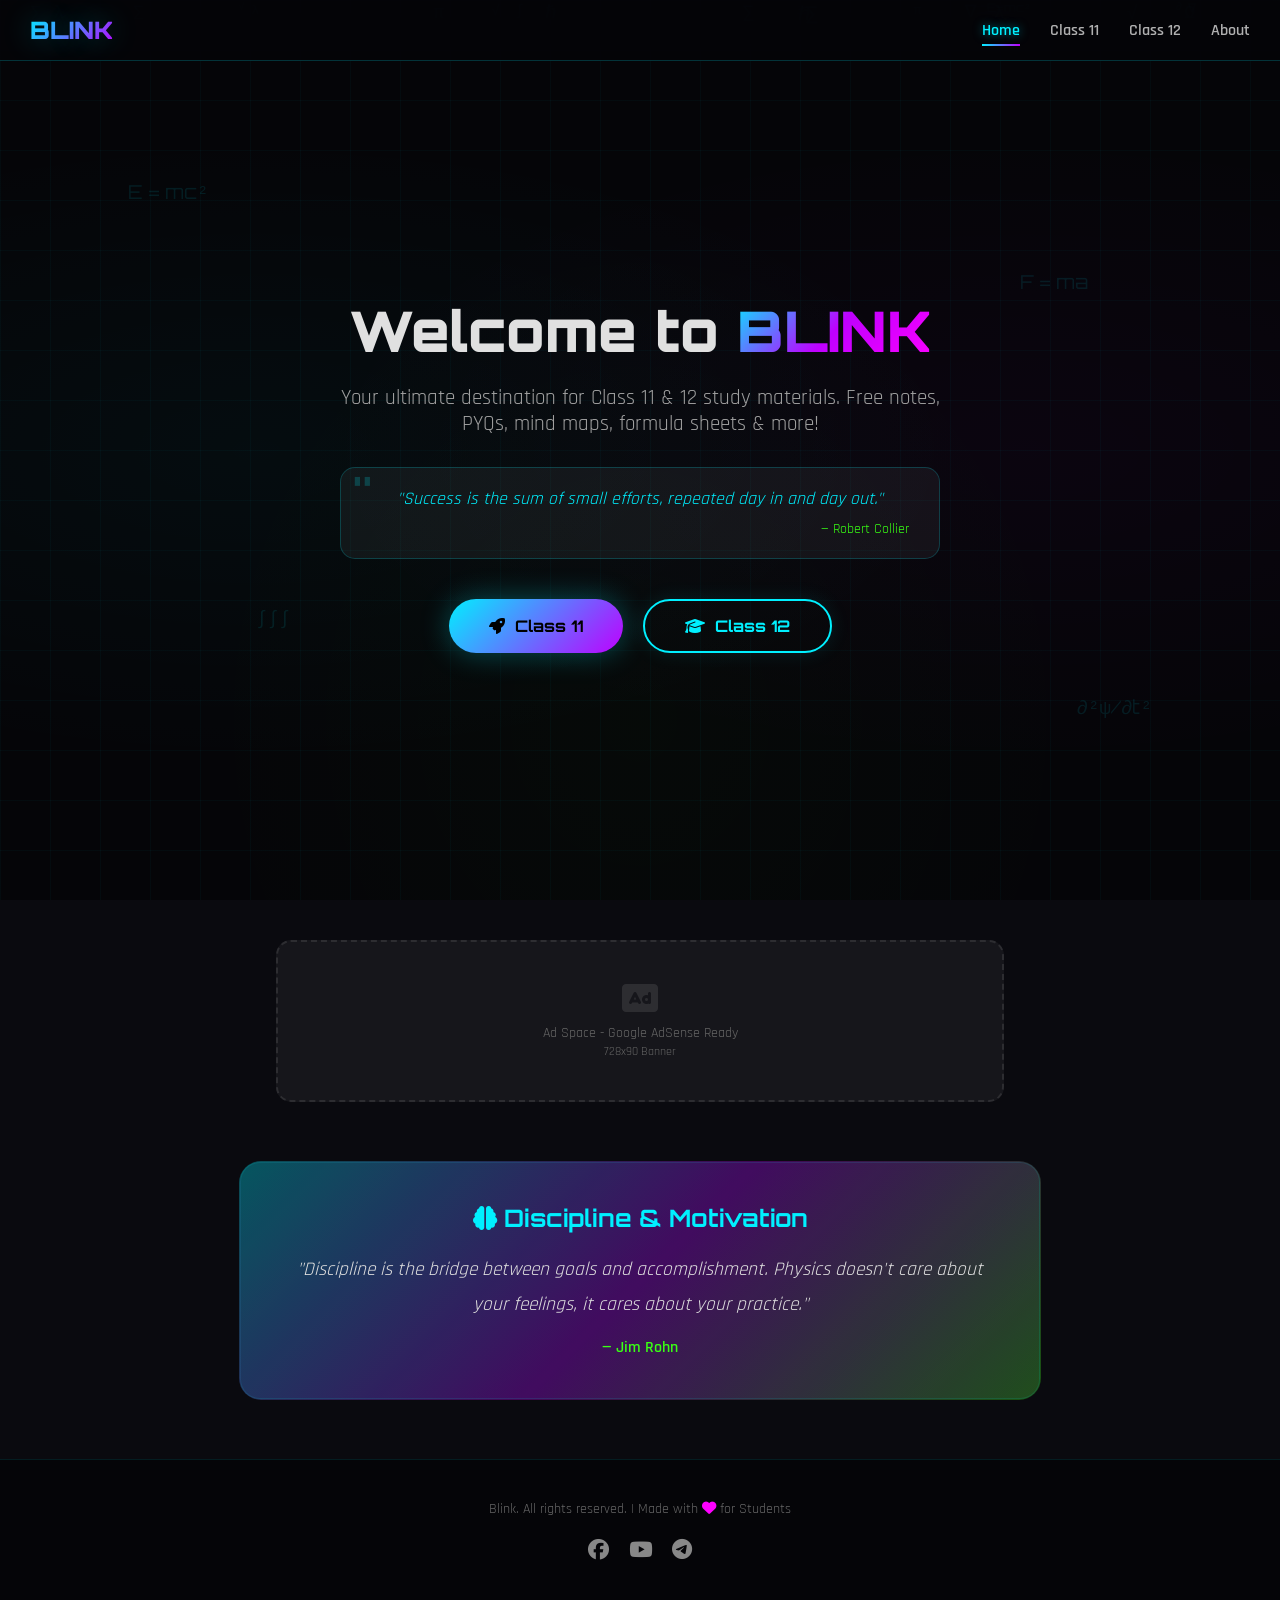
<file: index.html>
<!DOCTYPE html>
<html lang="en">
<head>
    <meta charset="UTF-8">
    <meta name="viewport" content="width=device-width, initial-scale=1.0">
    <title>Blink - Class 11 &amp; 12 Study Materials</title>
    <meta property="og:title" content="Blink - Class 11 & 12 Study Materials">
<meta property="og:description" content="Free Physics, Chemistry and Mathematics notes for Class 11 & 12 students.">
<meta property="og:image" content="favicon.png">
<meta property="og:type" content="website">
<meta property="og:url" content="https://kunalpore35-gif.github.io/Blink-studynotes/">
    

    <!-- Google tag (gtag.js) -->
<script async src="https://www.googletagmanager.com/gtag/js?id=G-RZ2ZVM58DR"></script>
<script>
  window.dataLayer = window.dataLayer || [];
  function gtag(){dataLayer.push(arguments);}
  gtag('js', new Date());

  gtag('config', 'G-RZ2ZVM58DR');
</script>
    <link rel="icon" href="/favicon.png?v=1">
    <meta name="description" content="Free Class 11 & 12 Physics, Chemistry and Mathematics Mind Maps, Formula Sheets short note, notes and Study Materials for JEE main, jee advanced , NEET and Boards.">

<meta name="keywords" content="Class 11 Mind Map, Class 12 Mind Map, Physics Mind Map, Chemistry Mind Map, Mathematics Mind Map, biology mind map ,JEE Mind Map, NEET Mind Map, Formula Sheet, free notes ,short notes, jee pyq, neet pyq,pyq practice,pyq">
    <meta name="robots" content="index, follow">
    <link rel="canonical" href="https://kunalpore35-gif.github.io/Blink-studynotes/">
    <link href="https://fonts.googleapis.com/css2?family=Orbitron:wght@400;700;900&family=Rajdhani:wght@300;400;500;600;700&display=swap" rel="stylesheet">
    <link rel="stylesheet" href="https://cdnjs.cloudflare.com/ajax/libs/font-awesome/6.4.0/css/all.min.css">
    <link rel="stylesheet" href="css/style.css">
<script type="application/ld+json">
{
  "@context": "https://schema.org",
  "@type": "WebSite",
  "name": "Blink",
  "url": "https://kunalpore35-gif.github.io/Blink-studynotes/",
  "description": "Free Class 11 & 12 Study Notes, PYQs, Mind Maps, Formula Sheets and Study Materials for JEE Main, JEE Advanced, NEET, CBSE and WBCHSE.",
  "inLanguage": "en",
  "publisher": {
    "@type": "Organization",
    "name": "Blink"
  },
  "potentialAction": {
    "@type": "SearchAction",
    "target": "https://kunalpore35-gif.github.io/Blink-studynotes/",
    "query-input": "required name=search_term_string"
  }
}
</script>
</head>
<body data-page="home">
    <div class="bg-animation"></div>
    <div class="grid-overlay"></div>
    <div class="floating-particles" id="particles"></div>

    <div class="toast" id="toast">
        <i class="fas fa-check-circle"></i>
        <span id="toast-msg">Download started!</span>
    </div>

    <!-- Navigation -->
    <nav>
        <a href="index.html" class="logo">BLINK</a>
        <ul class="nav-links">
            <li><a href="index.html" data-page="index.html">Home</a></li>
            <li><a href="class11.html" data-page="class11.html">Class 11</a></li>
            <li><a href="class12.html" data-page="class12.html">Class 12</a></li>
            <li><a href="about.html" data-page="about.html">About</a></li>
        </ul>
        <div class="menu-toggle" onclick="toggleMenu()">
            <i class="fas fa-bars"></i>
        </div>
    </nav>

    <!-- HOME -->
    <section class="hero">
        <div class="equation-float" style="top: 20%; left: 10%;">E = mc²</div>
        <div class="equation-float" style="top: 30%; right: 15%; animation-delay: 2s;">F = ma</div>
        <div class="equation-float" style="bottom: 30%; left: 20%; animation-delay: 4s;">∫∫∫</div>
        <div class="equation-float" style="bottom: 20%; right: 10%; animation-delay: 1s;">∂²ψ/∂t²</div>

        <div class="hero-content">
            <h1>Welcome to <span class="gradient-text">BLINK</span></h1>
            <p>Your ultimate destination for Class 11 &amp; 12 study materials. Free notes, PYQs, mind maps, formula sheets &amp; more!</p>

            <div class="motivation-quote">
                <p>"Success is the sum of small efforts, repeated day in and day out."</p>
                <div class="author">— Robert Collier</div>
            </div>

            <div class="cta-buttons">
                <a href="class11.html" class="btn btn-primary">
                    <i class="fas fa-rocket"></i> Class 11
                </a>
                <a href="class12.html" class="btn btn-secondary">
                    <i class="fas fa-graduation-cap"></i> Class 12
                </a>
            </div>
        </div>
    </section>

    <div class="ad-placeholder">
        <i class="fas fa-ad"></i>
        <p>Ad Space - Google AdSense Ready<br><small>728x90 Banner</small></p>
    </div>

    <div class="discipline-section">
        <h3><i class="fas fa-brain"></i> Discipline &amp; Motivation</h3>
        <p class="quote-text">"Discipline is the bridge between goals and accomplishment. Physics doesn't care about your feelings, it cares about your practice."</p>
        <p class="quote-author">— Jim Rohn</p>
    </div>

    <!-- Footer -->
    <footer>
        <p> Blink. All rights reserved. | Made with <i class="fas fa-heart" style="color: var(--neon-pink);"></i> for Students</p>
        <div class="social-links">
            <a href="#"><i class="fab fa-facebook"></i></a>
            <a href="#"><i class="fab fa-youtube"></i></a>
            <a href="#"><i class="fab fa-telegram"></i></a>
        </div>
    </footer>

    <script src="js/main.js"></script>
</body>
</html>
</file>
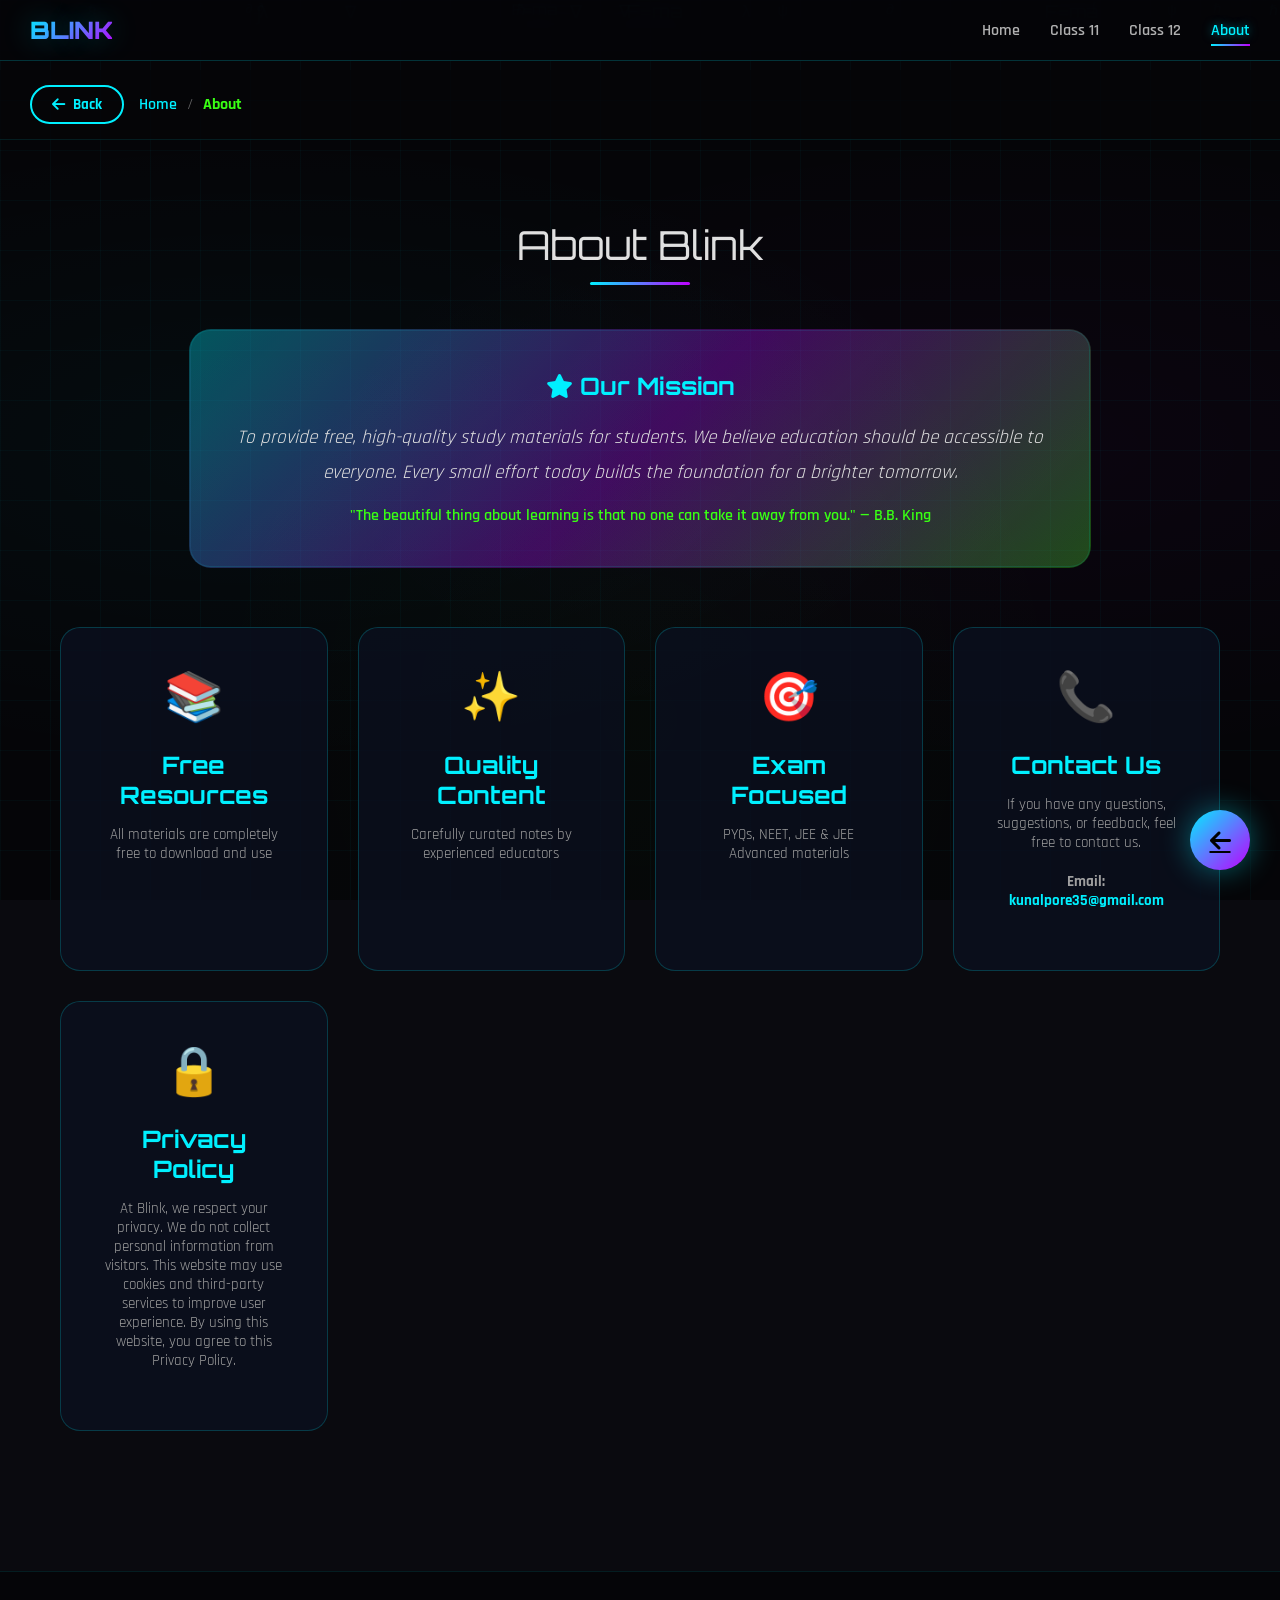
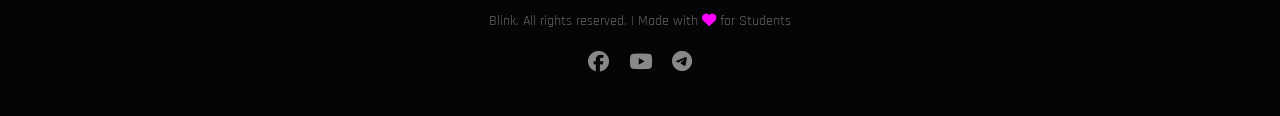
<file: about.html>
<!DOCTYPE html>
<html lang="en">
<head>
    <meta charset="UTF-8">
    <meta name="viewport" content="width=device-width, initial-scale=1.0">
    <title>About - Blink</title>
    <link href="https://fonts.googleapis.com/css2?family=Orbitron:wght@400;700;900&family=Rajdhani:wght@300;400;500;600;700&display=swap" rel="stylesheet">
    <link rel="stylesheet" href="https://cdnjs.cloudflare.com/ajax/libs/font-awesome/6.4.0/css/all.min.css">
    <link rel="stylesheet" href="css/style.css">
    <link rel="icon" href="/favicon.png?v=1">
    <!-- Google tag (gtag.js) -->
<script async src="https://www.googletagmanager.com/gtag/js?id=G-RZ2ZVM58DR"></script>
<script>
  window.dataLayer = window.dataLayer || [];
  function gtag(){dataLayer.push(arguments);}
  gtag('js', new Date());

  gtag('config', 'G-RZ2ZVM58DR');
</script>
</head>
<body data-page="about">
    <div class="bg-animation"></div>
    <div class="grid-overlay"></div>
    <div class="floating-particles" id="particles"></div>

    <div class="toast" id="toast">
        <i class="fas fa-check-circle"></i>
        <span id="toast-msg">Download started!</span>
    </div>

    <!-- Navigation -->
    <nav>
        <a href="index.html" class="logo">BLINK</a>
        <ul class="nav-links">
            <li><a href="index.html" data-page="index.html">Home</a></li>
            <li><a href="class11.html" data-page="class11.html">Class 11</a></li>
            <li><a href="class12.html" data-page="class12.html">Class 12</a></li>
            <li><a href="about.html" data-page="about.html">About</a></li>
        </ul>
        <div class="menu-toggle" onclick="toggleMenu()">
            <i class="fas fa-bars"></i>
        </div>
    </nav>

    <!-- Back Bar -->
    <div class="top-back-bar">
        <a class="top-back-btn" href="index.html">
            <i class="fas fa-arrow-left"></i> Back
        </a>
        <div class="breadcrumb-path">
            <a href="index.html">Home</a>
            <span>/</span>
            <span class="current">About</span>
        </div>
    </div>

    <!-- ABOUT -->
    <section class="section page-content">
        <div class="section-title">About Blink</div>

        <div class="discipline-section" style="max-width: 900px;">
            <h3><i class="fas fa-star"></i> Our Mission</h3>
            <p class="quote-text">To provide free, high-quality study materials for  students. We believe education should be accessible to everyone. Every small effort today builds the foundation for a brighter tomorrow.</p>
            <p class="quote-author">"The beautiful thing about learning is that no one can take it away from you." — B.B. King</p>
        </div>

        <div class="class-cards" style="margin-top: 40px;">
            <div class="class-card">
                <div class="class-icon">📚</div>
                <h3>Free Resources</h3>
                <p>All materials are completely free to download and use</p>
            </div>
            <div class="class-card">
                <div class="class-icon">✨</div>
                <h3>Quality Content</h3>
                <p>Carefully curated notes by experienced educators</p>
            </div>
            <div class="class-card">
                <div class="class-icon">🎯</div>
                <h3>Exam Focused</h3>
                <p>PYQs, NEET, JEE &amp; JEE Advanced materials</p>
            </div>
             <div class="class-card">
    <div class="class-icon">📞</div>
    <h3>Contact Us</h3>
    <p>If you have any questions, suggestions, or feedback, feel free to contact us.</p>
    <p style="margin-top: 10px; font-weight: bold;">Email: <a href="mailto:kunalpore35@gmail.com" style="color: #00f0ff; text-decoration: none;">kunalpore35@gmail.com</a></p>
</div>

<!-- Privacy Policy Card -->
<div class="class-card">
    <div class="class-icon">🔒</div>
    <h3>Privacy Policy</h3>
    <p>At Blink, we respect your privacy. We do not collect personal information from visitors. This website may use cookies and third-party services to improve user experience. By using this website, you agree to this Privacy Policy.</p>
</div>

        </div>
    </section>

    <!-- Floating Back Button -->
    <div class="back-switch visible">
        <a class="back-btn-floating" href="index.html">
            <i class="fas fa-arrow-left"></i>
            <span class="back-label">Go Back</span>
        </a>
    </div>

    <footer>
        <p> Blink. All rights reserved. | Made with <i class="fas fa-heart" style="color: var(--neon-pink);"></i> for Students</p>
        <div class="social-links">
            <a href="#"><i class="fab fa-facebook"></i></a>
            <a href="#"><i class="fab fa-youtube"></i></a>
            <a href="#"><i class="fab fa-telegram"></i></a>
        </div>
    </footer>

    <script src="js/main.js"></script>
</body>
</html>
</file>
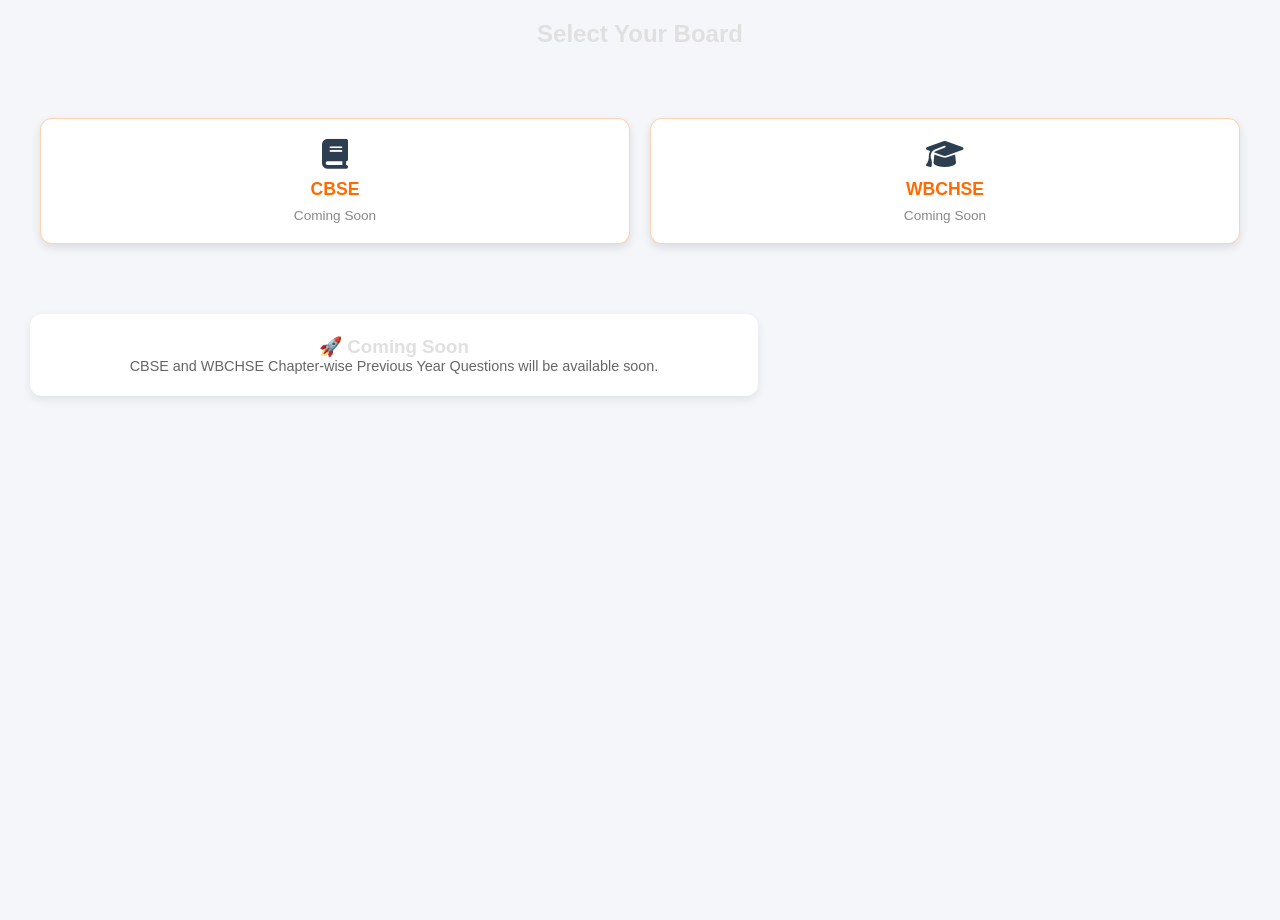
<file: boards.html>
<!DOCTYPE html>
<html lang="en">
<head>
    <meta charset="UTF-8">
    <meta name="viewport" content="width=device-width, initial-scale=1.0">
    <title>Boards - PYQ Platform</title>

    <!-- Font Awesome (icons কাজ করার জন্য) -->
    <link rel="stylesheet" href="https://cdnjs.cloudflare.com/ajax/libs/font-awesome/6.5.0/css/all.min.css">

    <!-- তোমার CSS file -->
    <link rel="stylesheet" href="css/style.css">

    <style>
        /* Safety fallback CSS (যদি external CSS না থাকে) */
        body{
            margin:0;
            font-family: Arial, sans-serif;
            background:#f5f6fa;
        }

        .exam-grid{
            display:grid;
            grid-template-columns: repeat(auto-fit, minmax(180px, 1fr));
            gap:20px;
            padding:40px;
        }

        .exam-card{
            background:white;
            padding:20px;
            text-align:center;
            border-radius:12px;
            text-decoration:none;
            color:#333;
            box-shadow:0 4px 10px rgba(0,0,0,0.1);
            transition:0.3s;
        }

        .exam-card:hover{
            transform:translateY(-5px);
        }

        .exam-card i{
            font-size:30px;
            margin-bottom:10px;
            color:#2c3e50;
        }

        .ad-placeholder{
            margin:30px;
            padding:20px;
            text-align:center;
            background:#fff;
            border-radius:12px;
            box-shadow:0 4px 10px rgba(0,0,0,0.08);
        }
    </style>
    <!-- Google tag (gtag.js) -->
<script async src="https://www.googletagmanager.com/gtag/js?id=G-RZ2ZVM58DR"></script>
<script>
  window.dataLayer = window.dataLayer || [];
  function gtag(){dataLayer.push(arguments);}
  gtag('js', new Date());

  gtag('config', 'G-RZ2ZVM58DR');
</script>
</head>

<body>

    <h2 style="text-align:center; margin-top:20px;">Select Your Board</h2>

    <div class="exam-grid">

        <a class="exam-card" href="#">
            <i class="fas fa-book"></i>
            <h4>CBSE</h4>
            <p>Coming Soon</p>
        </a>

        <a class="exam-card" href="#">
            <i class="fas fa-graduation-cap"></i>
            <h4>WBCHSE</h4>
            <p>Coming Soon</p>
        </a>

    </div>

    <div class="ad-placeholder">
        <h3>🚀 Coming Soon</h3>
        <p>CBSE and WBCHSE Chapter-wise Previous Year Questions will be available soon.</p>
    </div>

    <!-- JS file (optional) -->
    <script src="js/main.js"></script>

</body>
</html>
</file>
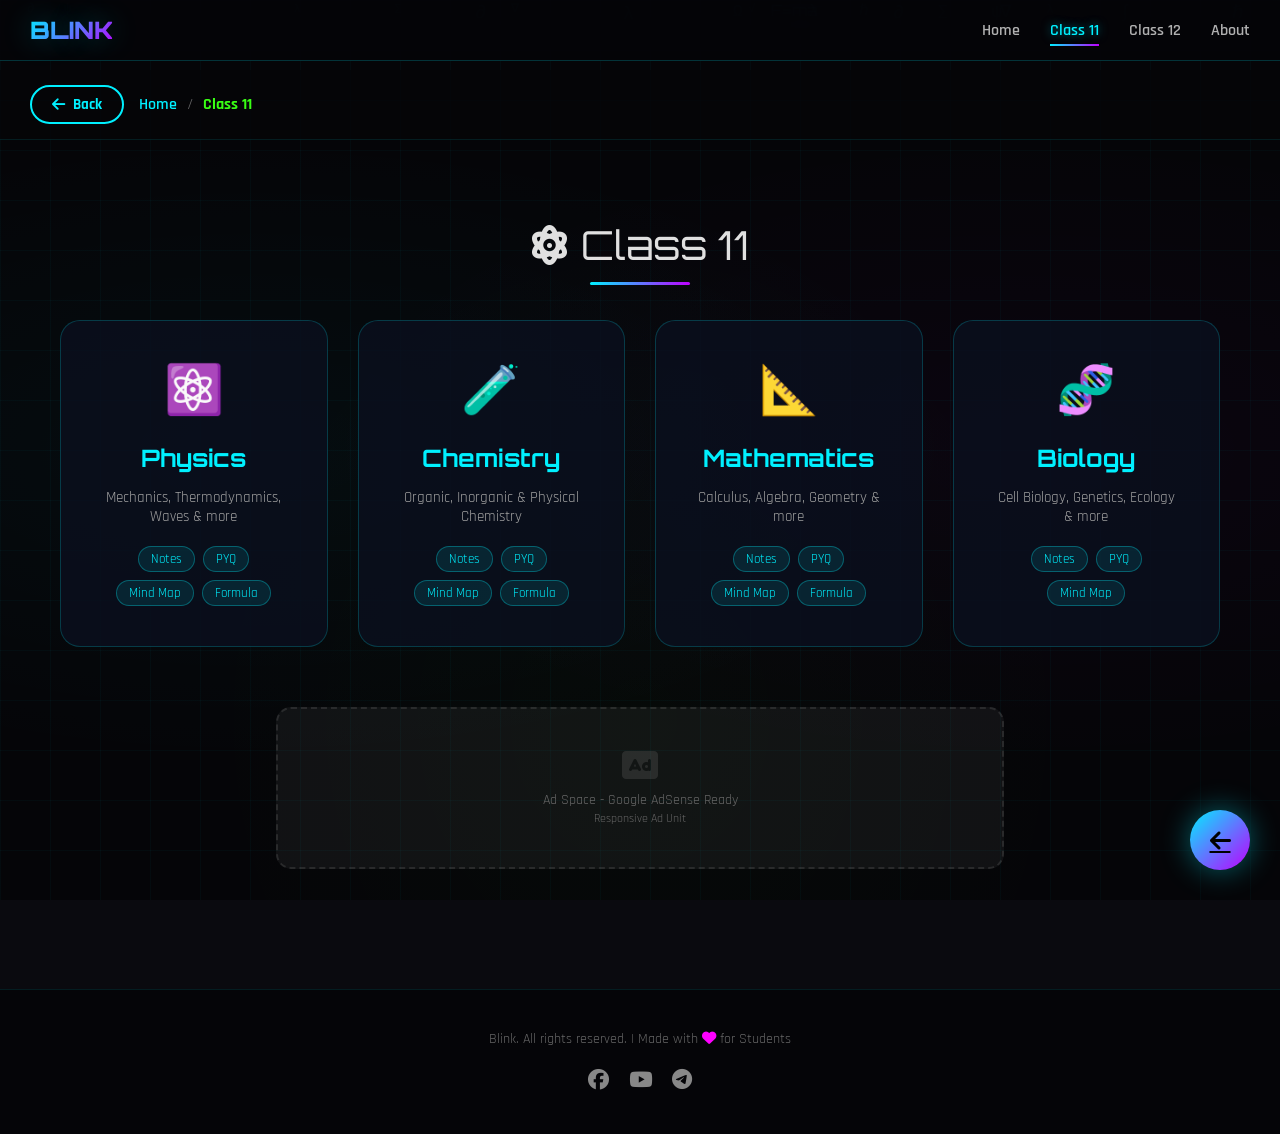
<file: class11.html>
<!DOCTYPE html>
<html lang="en">
<head>
    <meta charset="UTF-8">
    <meta name="viewport" content="width=device-width, initial-scale=1.0">
    <title>Class 11 Notes, Mind Maps, Formula Sheets & PYQs | Blink</title>
    <link rel="icon" href="/favicon.png?v=1">
    <meta name="description" content="Free Class 11 Physics, Chemistry, Mathematics and Biology Notes, Mind Maps, Formula Sheets and PYQs for JEE Main, JEE Advanced, NEET, CBSE and WBCHSE.">

<meta name="keywords" content="Class 11 Notes, Class 11 Physics Notes, Class 11 Chemistry Notes, Class 11 Maths Notes, Class 11 Biology Notes, JEE Notes, NEET Notes, Class 11 PYQ">

<meta name="robots" content="index, follow">

<link rel="canonical" href="https://kunalpore35-gif.github.io/Blink-studynotes/class11.html">

<meta property="og:title" content="Class 11 Study Materials | Blink">

<meta property="og:description" content="Free Class 11 Notes, PYQs, Mind Maps and Formula Sheets.">

<meta property="og:type" content="website">

<meta property="og:url" content="https://kunalpore35-gif.github.io/Blink-studynotes/class11.html">
    <meta property="og:image" content="https://kunalpore35-gif.github.io/Blink-studynotes/favicon.png">
    <link href="https://fonts.googleapis.com/css2?family=Orbitron:wght@400;700;900&family=Rajdhani:wght@300;400;500;600;700&display=swap" rel="stylesheet">
    <link rel="stylesheet" href="https://cdnjs.cloudflare.com/ajax/libs/font-awesome/6.4.0/css/all.min.css">
    <link rel="stylesheet" href="css/style.css">
<script type="application/ld+json">
{
  "@context":"https://schema.org",
  "@type":"WebPage",
  "name":"Class 11 Study Materials",
  "url":"https://kunalpore35-gif.github.io/Blink-studynotes/class11.html",
  "description":"Free Class 11 Notes, PYQs, Mind Maps and Formula Sheets."
}
</script>
    <!-- Google tag (gtag.js) -->
<script async src="https://www.googletagmanager.com/gtag/js?id=G-RZ2ZVM58DR"></script>
<script>
  window.dataLayer = window.dataLayer || [];
  function gtag(){dataLayer.push(arguments);}
  gtag('js', new Date());

  gtag('config', 'G-RZ2ZVM58DR');
</script>
</head>
<body data-page="class11">
    <div class="bg-animation"></div>
    <div class="grid-overlay"></div>
    <div class="floating-particles" id="particles"></div>

    <div class="toast" id="toast">
        <i class="fas fa-check-circle"></i>
        <span id="toast-msg">Download started!</span>
    </div>

    <!-- Navigation -->
    <nav>
        <a href="index.html" class="logo">BLINK</a>
        <ul class="nav-links">
            <li><a href="index.html" data-page="index.html">Home</a></li>
            <li><a href="class11.html" data-page="class11.html">Class 11</a></li>
            <li><a href="class12.html" data-page="class12.html">Class 12</a></li>
            <li><a href="about.html" data-page="about.html">About</a></li>
        </ul>
        <div class="menu-toggle" onclick="toggleMenu()">
            <i class="fas fa-bars"></i>
        </div>
    </nav>

    <!-- Back Bar -->
    <div class="top-back-bar">
        <a class="top-back-btn" href="index.html">
            <i class="fas fa-arrow-left"></i> Back
        </a>
        <div class="breadcrumb-path">
            <a href="index.html">Home</a>
            <span>/</span>
            <span class="current">Class 11</span>
        </div>
    </div>

    <!-- CLASS 11 -->
    <section class="section page-content">
        <div class="section-title">
            <i class="fas fa-atom"></i> Class 11
        </div>

        <div class="class-cards">
            <a class="class-card" href="subjects.html?class=11&subject=physics">
                <div class="class-icon">⚛️</div>
                <h3>Physics</h3>
                <p>Mechanics, Thermodynamics, Waves &amp; more</p>
                <div class="subjects">
                    <span class="subject-tag">Notes</span>
                    <span class="subject-tag">PYQ</span>
                    <span class="subject-tag">Mind Map</span>
                    <span class="subject-tag">Formula</span>
                </div>
            </a>

            <a class="class-card" href="subjects.html?class=11&subject=chemistry">
                <div class="class-icon">🧪</div>
                <h3>Chemistry</h3>
                <p>Organic, Inorganic &amp; Physical Chemistry</p>
                <div class="subjects">
                    <span class="subject-tag">Notes</span>
                    <span class="subject-tag">PYQ</span>
                    <span class="subject-tag">Mind Map</span>
                    <span class="subject-tag">Formula</span>
                </div>
            </a>

            <a class="class-card" href="subjects.html?class=11&subject=math">
                <div class="class-icon">📐</div>
                <h3>Mathematics</h3>
                <p>Calculus, Algebra, Geometry &amp; more</p>
                <div class="subjects">
                    <span class="subject-tag">Notes</span>
                    <span class="subject-tag">PYQ</span>
                    <span class="subject-tag">Mind Map</span>
                    <span class="subject-tag">Formula</span>
                </div>
            </a>

            <a class="class-card" href="subjects.html?class=11&subject=biology">
                <div class="class-icon">🧬</div>
                <h3>Biology</h3>
                <p>Cell Biology, Genetics, Ecology &amp; more</p>
                <div class="subjects">
                    <span class="subject-tag">Notes</span>
                    <span class="subject-tag">PYQ</span>
                    <span class="subject-tag">Mind Map</span>
                </div>
            </a>
        </div>

        <div class="ad-placeholder">
            <i class="fas fa-ad"></i>
            <p>Ad Space - Google AdSense Ready<br><small>Responsive Ad Unit</small></p>
        </div>
    </section>

    <!-- Floating Back Button -->
    <div class="back-switch visible">
        <a class="back-btn-floating" href="index.html">
            <i class="fas fa-arrow-left"></i>
            <span class="back-label">Go Back</span>
        </a>
    </div>

    <footer>
        <p> Blink. All rights reserved. | Made with <i class="fas fa-heart" style="color: var(--neon-pink);"></i> for Students</p>
        <div class="social-links">
            <a href="#"><i class="fab fa-facebook"></i></a>
            <a href="#"><i class="fab fa-youtube"></i></a>
            <a href="#"><i class="fab fa-telegram"></i></a>
        </div>
    </footer>

    <script src="js/main.js"></script>
</body>
</html>
</file>
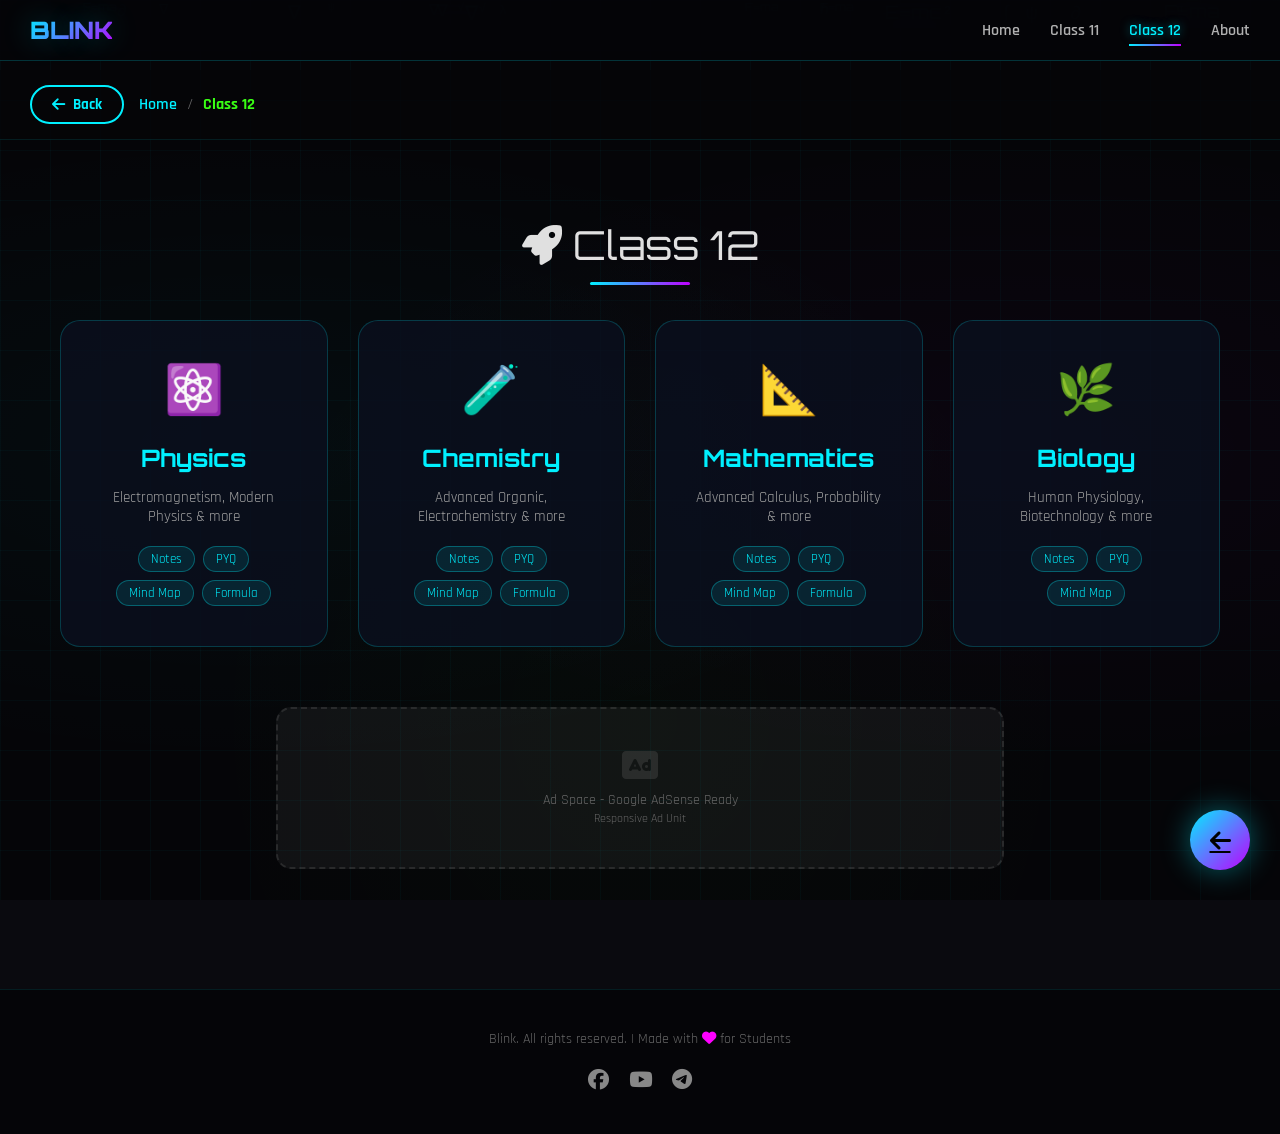
<file: class12.html>
<!DOCTYPE html>
<html lang="en">
<head>
    <meta charset="UTF-8">
    <meta name="viewport" content="width=device-width, initial-scale=1.0">
    <title>Class 12 Notes, Mind Maps, Formula Sheets & PYQs | Blink</title>
    <link rel="icon" href="/favicon.png?v=1">
    <meta name="description" content="Free Class 12 Physics, Chemistry, Mathematics and Biology Notes, Mind Maps, Formula Sheets and PYQs for JEE Main, JEE Advanced, NEET, CBSE and WBCHSE.">

<meta name="keywords" content="Class 12 Notes, Class 12 Physics Notes, Class 12 Chemistry Notes, Class 12 Maths Notes, Class 12 Biology Notes, JEE Notes, NEET Notes, Class 12 PYQ">

<meta name="robots" content="index, follow">

<link rel="canonical" href="https://kunalpore35-gif.github.io/Blink-studynotes/class12.html">

<meta property="og:title" content="Class 12 Study Materials | Blink">

<meta property="og:description" content="Free Class 12 Notes, PYQs, Mind Maps and Formula Sheets.">

<meta property="og:type" content="website">

<meta property="og:url" content="https://kunalpore35-gif.github.io/Blink-studynotes/class12.html">

<meta property="og:image" content="https://kunalpore35-gif.github.io/Blink-studynotes/favicon.png">
    <link href="https://fonts.googleapis.com/css2?family=Orbitron:wght@400;700;900&family=Rajdhani:wght@300;400;500;600;700&display=swap" rel="stylesheet">
    
    <link rel="stylesheet" href="https://cdnjs.cloudflare.com/ajax/libs/font-awesome/6.4.0/css/all.min.css">
    <link rel="stylesheet" href="css/style.css">
    <script type="application/ld+json">
{
  "@context":"https://schema.org",
  "@type":"WebPage",
  "name":"Class 12 Study Materials",
  "url":"https://kunalpore35-gif.github.io/Blink-studynotes/class12.html",
  "description":"Free Class 12 Notes, PYQs, Mind Maps and Formula Sheets."
}
    </script>
    <!-- Google tag (gtag.js) -->
<script async src="https://www.googletagmanager.com/gtag/js?id=G-RZ2ZVM58DR"></script>
<script>
  window.dataLayer = window.dataLayer || [];
  function gtag(){dataLayer.push(arguments);}
  gtag('js', new Date());

  gtag('config', 'G-RZ2ZVM58DR');
</script>
</head>
<body data-page="class12">
    <div class="bg-animation"></div>
    <div class="grid-overlay"></div>
    <div class="floating-particles" id="particles"></div>

    <div class="toast" id="toast">
        <i class="fas fa-check-circle"></i>
        <span id="toast-msg">Download started!</span>
    </div>

    <!-- Navigation -->
    <nav>
        <a href="index.html" class="logo">BLINK</a>
        <ul class="nav-links">
            <li><a href="index.html" data-page="index.html">Home</a></li>
            <li><a href="class11.html" data-page="class11.html">Class 11</a></li>
            <li><a href="class12.html" data-page="class12.html">Class 12</a></li>
            <li><a href="about.html" data-page="about.html">About</a></li>
        </ul>
        <div class="menu-toggle" onclick="toggleMenu()">
            <i class="fas fa-bars"></i>
        </div>
    </nav>

    <!-- Back Bar -->
    <div class="top-back-bar">
        <a class="top-back-btn" href="index.html">
            <i class="fas fa-arrow-left"></i> Back
        </a>
        <div class="breadcrumb-path">
            <a href="index.html">Home</a>
            <span>/</span>
            <span class="current">Class 12</span>
        </div>
    </div>

    <!-- CLASS 12 -->
    <section class="section page-content">
        <div class="section-title">
            <i class="fas fa-rocket"></i> Class 12
        </div>

        <div class="class-cards">
            <a class="class-card" href="subjects.html?class=12&subject=physics">
                <div class="class-icon">⚛️</div>
                <h3>Physics</h3>
                <p>Electromagnetism, Modern Physics &amp; more</p>
                <div class="subjects">
                    <span class="subject-tag">Notes</span>
                    <span class="subject-tag">PYQ</span>
                    <span class="subject-tag">Mind Map</span>
                    <span class="subject-tag">Formula</span>
                </div>
            </a>

            <a class="class-card" href="subjects.html?class=12&subject=chemistry">
                <div class="class-icon">🧪</div>
                <h3>Chemistry</h3>
                <p>Advanced Organic, Electrochemistry &amp; more</p>
                <div class="subjects">
                    <span class="subject-tag">Notes</span>
                    <span class="subject-tag">PYQ</span>
                    <span class="subject-tag">Mind Map</span>
                    <span class="subject-tag">Formula</span>
                </div>
            </a>

            <a class="class-card" href="subjects.html?class=12&subject=math">
                <div class="class-icon">📐</div>
                <h3>Mathematics</h3>
                <p>Advanced Calculus, Probability &amp; more</p>
                <div class="subjects">
                    <span class="subject-tag">Notes</span>
                    <span class="subject-tag">PYQ</span>
                    <span class="subject-tag">Mind Map</span>
                    <span class="subject-tag">Formula</span>
                </div>
            </a>

            <a class="class-card" href="subjects.html?class=12&subject=biology">
                <div class="class-icon">🌿</div>
                <h3>Biology</h3>
                <p>Human Physiology, Biotechnology &amp; more</p>
                <div class="subjects">
                    <span class="subject-tag">Notes</span>
                    <span class="subject-tag">PYQ</span>
                    <span class="subject-tag">Mind Map</span>
                </div>
            </a>
        </div>

        <div class="ad-placeholder">
            <i class="fas fa-ad"></i>
            <p>Ad Space - Google AdSense Ready<br><small>Responsive Ad Unit</small></p>
        </div>
    </section>

    <!-- Floating Back Button -->
    <div class="back-switch visible">
        <a class="back-btn-floating" href="index.html">
            <i class="fas fa-arrow-left"></i>
            <span class="back-label">Go Back</span>
        </a>
    </div>

    <footer>
        <p> Blink. All rights reserved. | Made with <i class="fas fa-heart" style="color: var(--neon-pink);"></i> for Students</p>
        <div class="social-links">
            <a href="#"><i class="fab fa-facebook"></i></a>
            <a href="#"><i class="fab fa-youtube"></i></a>
            <a href="#"><i class="fab fa-telegram"></i></a>
        </div>
    </footer>

    <script src="js/main.js"></script>
</body>
</html>
</file>
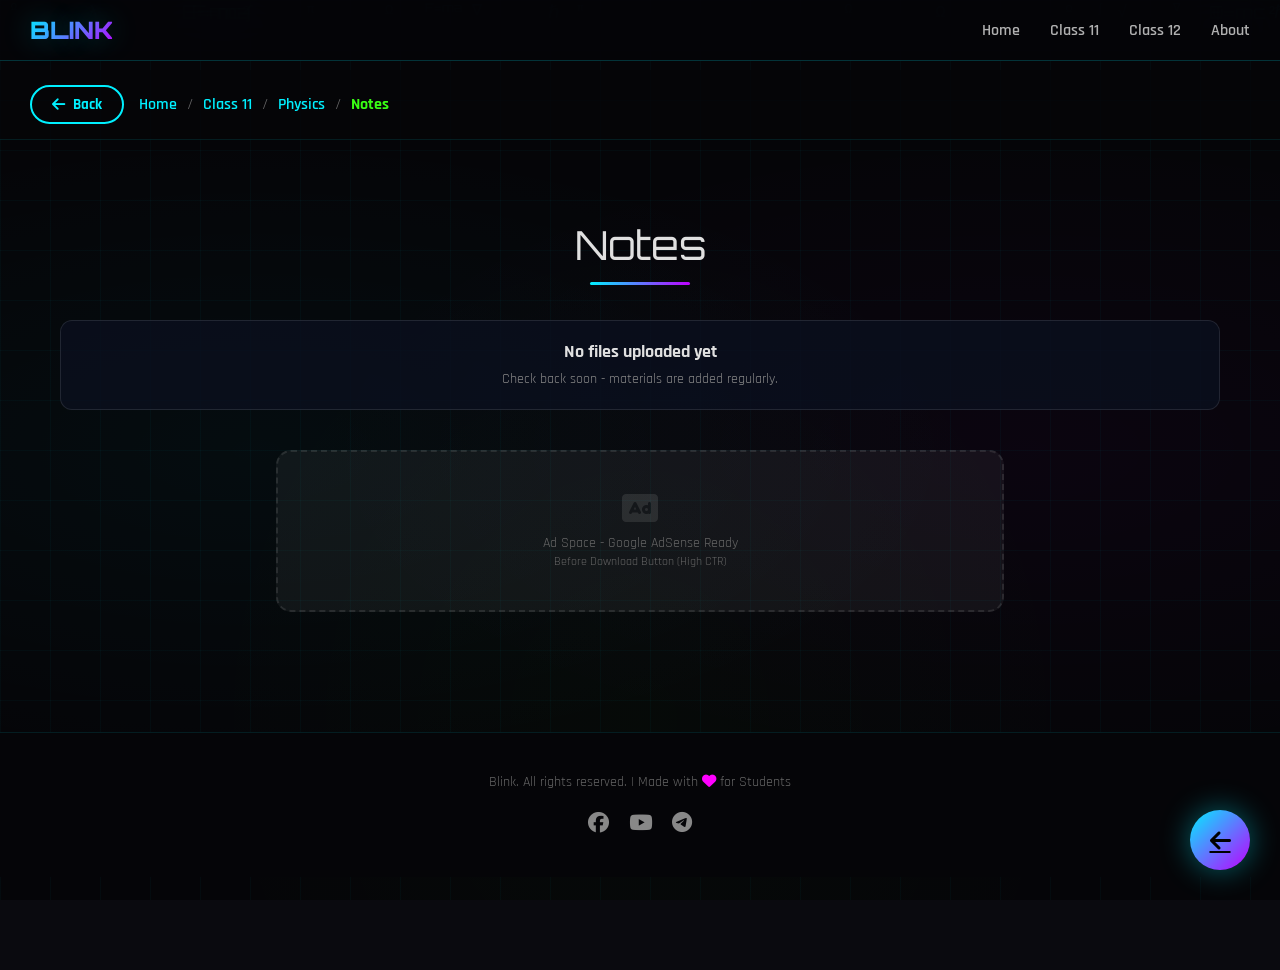
<file: files.html>
<!DOCTYPE html>
<html lang="en">
<head>
    <meta charset="UTF-8">
    <meta name="viewport" content="width=device-width, initial-scale=1.0">
    <title>Free PDF Notes & PYQ Download | Class 11 & 12 Files - Blink</title>
    <link rel="icon" href="/favicon.png?v=1">
    <link rel="canonical" href="https://kunalpore35-gif.github.io/Blink.com/files.html">
    <link href="https://fonts.googleapis.com/css2?family=Orbitron:wght@400;700;900&family=Rajdhani:wght@300;400;500;600;700&display=swap" rel="stylesheet">
    <link rel="stylesheet" href="https://cdnjs.cloudflare.com/ajax/libs/font-awesome/6.4.0/css/all.min.css">
    <link rel="stylesheet" href="css/style.css">
       <script type="application/ld+json">
{
  "@context": "https://schema.org",
  "@type": "CollectionPage",
  "name": "Free PDF Notes & PYQ Download",
  "description": "Download Class 11 & 12 notes, PDFs and previous year question papers.",
  "url": "https://kunalpore35-gif.github.io/Blink.com/files.html",
  "publisher": {
    "@type": "Organization",
    "name": "Blink"
  }
}
       </script>
    <!-- Google tag (gtag.js) -->
<script async src="https://www.googletagmanager.com/gtag/js?id=G-RZ2ZVM58DR"></script>
<script>
  window.dataLayer = window.dataLayer || [];
  function gtag(){dataLayer.push(arguments);}
  gtag('js', new Date());

  gtag('config', 'G-RZ2ZVM58DR');
</script>
</head>
 
<body data-page="files">
    <h1 class="sr-only">Free Class 11 & 12 PDF Notes and PYQ Download</h1>
    <div class="bg-animation"></div>
    <div class="grid-overlay"></div>
    <div class="floating-particles" id="particles"></div>

    <div class="toast" id="toast">
        <i class="fas fa-check-circle"></i>
        <span id="toast-msg">Download started!</span>
    </div>

    <!-- Navigation -->
    <nav>
        <a href="index.html" class="logo">BLINK</a>
        <ul class="nav-links">
            <li><a href="index.html" data-page="index.html">Home</a></li>
            <li><a href="class11.html" data-page="class11.html">Class 11</a></li>
            <li><a href="class12.html" data-page="class12.html">Class 12</a></li>
            <li><a href="about.html" data-page="about.html">About</a></li>
        </ul>
        <div class="menu-toggle" onclick="toggleMenu()">
            <i class="fas fa-bars"></i>
        </div>
    </nav>

    <!-- Back Bar -->
    <div class="top-back-bar">
        <a class="top-back-btn" id="back-link" href="subjects.html">
            <i class="fas fa-arrow-left"></i> Back
        </a>
        <div class="breadcrumb-path">
            <a href="index.html">Home</a>
            <span>/</span>
            <a id="bc-class" href="class11.html">Class 11</a>
            <span>/</span>
            <a id="bc-subject" href="subjects.html">Physics</a>
            <span>/</span>
            <span class="current" id="bc-current">Notes</span>
        </div>
    </div>

    <!-- FILES -->
    <section class="section page-content">
        <div class="section-title" id="files-title">Notes</div>

        <div id="file-list-container">
            <!-- Populated by main.js -->
        </div>

        <div class="ad-placeholder" style="margin-top: 40px;">
            <i class="fas fa-ad"></i>
            <p>Ad Space - Google AdSense Ready<br><small>Before Download Button (High CTR)</small></p>
        </div>
    </section>

    <!-- Floating Back Button -->
    <div class="back-switch visible">
        <a class="back-btn-floating" id="back-link-float" href="subjects.html">
            <i class="fas fa-arrow-left"></i>
            <span class="back-label">Go Back</span>
        </a>
    </div>

    <footer>
        <p> Blink. All rights reserved. | Made with <i class="fas fa-heart" style="color: var(--neon-pink);"></i> for Students</p>
        <div class="social-links">
            <a href="#"><i class="fab fa-facebook"></i></a>
            <a href="#"><i class="fab fa-youtube"></i></a>
            <a href="#"><i class="fab fa-telegram"></i></a>
        </div>
    </footer>

    <script src="js/main.js"></script>
</body>
</html>
</file>
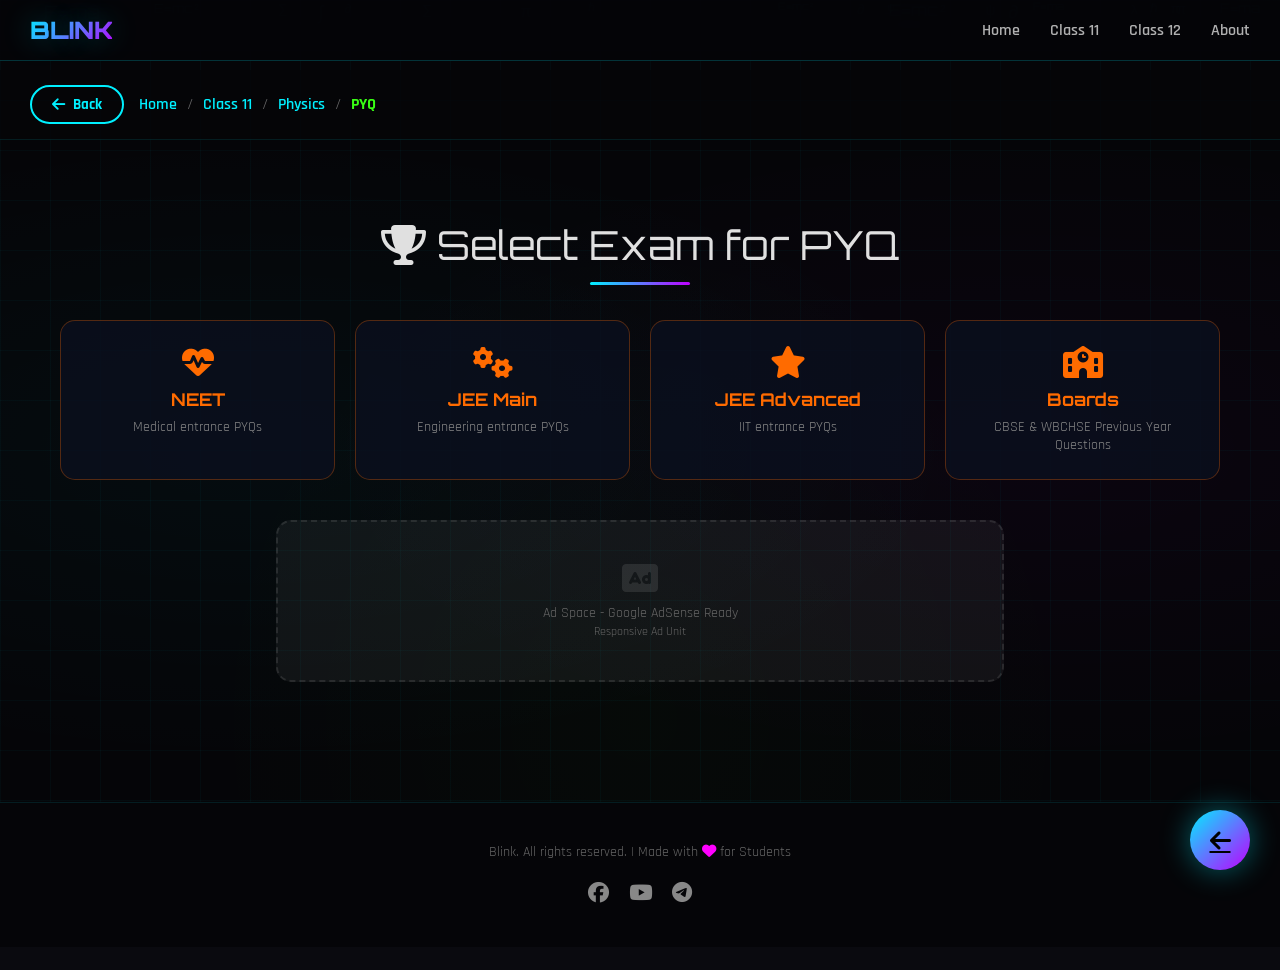
<file: pyq.html>
<!DOCTYPE html>
<html lang="en">
<head>
    <meta charset="UTF-8">
    <meta name="viewport" content="width=device-width, initial-scale=1.0">
    <title>JEE & NEET PYQs | Class 11 & 12 Previous Year Questions | Blink</title>
    <link rel="icon" href="/favicon.png?v=1">
    <meta name="description" content="Free JEE Main, JEE Advanced, NEET and Board Previous Year Questions (PYQs) with chapter-wise practice for Class 11 & 12 students.">

<meta name="keywords" content="JEE Main PYQ, JEE Advanced PYQ, NEET PYQ, Class 11 PYQ, Class 12 PYQ, Previous Year Questions, Chapter Wise PYQ">

<meta name="robots" content="index, follow">

<link rel="canonical" href="https://kunalpore35-gif.github.io/Blink-studynotes/pyq.html">

<meta property="og:title" content="JEE & NEET PYQs | Blink">

<meta property="og:description" content="Free Chapter-wise Previous Year Questions for JEE Main, JEE Advanced, NEET and Boards.">

<meta property="og:type" content="website">

<meta property="og:url" content="https://kunalpore35-gif.github.io/Blink-studynotes/pyq.html">

<meta property="og:image" content="https://kunalpore35-gif.github.io/Blink-studynotes/favicon.png">
    <link href="https://fonts.googleapis.com/css2?family=Orbitron:wght@400;700;900&family=Rajdhani:wght@300;400;500;600;700&display=swap" rel="stylesheet">
    <link rel="stylesheet" href="https://cdnjs.cloudflare.com/ajax/libs/font-awesome/6.4.0/css/all.min.css">
    <link rel="stylesheet" href="css/style.css">
    <script type="application/ld+json">
{
  "@context":"https://schema.org",
  "@type":"WebPage",
  "name":"JEE & NEET Previous Year Questions",
  "url":"https://kunalpore35-gif.github.io/Blink-studynotes/pyq.html",
  "description":"Free Chapter-wise Previous Year Questions for JEE Main, JEE Advanced, NEET and Boards."
}
    </script>
   <!-- Google tag (gtag.js) -->
<script async src="https://www.googletagmanager.com/gtag/js?id=G-JB8PLTHDY5"></script>

<!-- Google tag (gtag.js) -->
<script async src="https://www.googletagmanager.com/gtag/js?id=G-RZ2ZVM58DR"></script>
<script>
  window.dataLayer = window.dataLayer || [];
  function gtag(){dataLayer.push(arguments);}
  gtag('js', new Date());

  gtag('config', 'G-RZ2ZVM58DR');
</script>
</head>
<body data-page="pyq">
    <div class="bg-animation"></div>
    <div class="grid-overlay"></div>
    <div class="floating-particles" id="particles"></div>

    <div class="toast" id="toast">
        <i class="fas fa-check-circle"></i>
        <span id="toast-msg">Download started!</span>
    </div>

    <!-- Navigation -->
    <nav>
        <a href="index.html" class="logo">BLINK</a>
        <ul class="nav-links">
            <li><a href="index.html" data-page="index.html">Home</a></li>
            <li><a href="class11.html" data-page="class11.html">Class 11</a></li>
            <li><a href="class12.html" data-page="class12.html">Class 12</a></li>
            <li><a href="about.html" data-page="about.html">About</a></li>
        </ul>
        <div class="menu-toggle" onclick="toggleMenu()">
            <i class="fas fa-bars"></i>
        </div>
    </nav>

    <!-- Back Bar -->
    <div class="top-back-bar">
        <a class="top-back-btn" id="back-link" href="subjects.html">
            <i class="fas fa-arrow-left"></i> Back
        </a>
        <div class="breadcrumb-path">
            <a href="index.html">Home</a>
            <span>/</span>
            <a id="bc-class" href="class11.html">Class 11</a>
            <span>/</span>
            <a id="bc-subject" href="subjects.html">Physics</a>
            <span>/</span>
            <span class="current">PYQ</span>
        </div>
    </div>

    <!-- EXAM SELECTION -->
    <section class="section page-content">
        <div class="section-title">
            <i class="fas fa-trophy"></i> Select Exam for PYQ
        </div>

        <div class="exam-grid">
            <a class="exam-card" data-category="pyq-neet" href="#">
                <i class="fas fa-heartbeat"></i>
                <h4>NEET</h4>
                <p>Medical entrance PYQs</p>
            </a>
            <a class="exam-card" data-category="pyq-jee" href="#">
                <i class="fas fa-cogs"></i>
                <h4>JEE Main</h4>
                <p>Engineering entrance PYQs</p>
            </a>
            <a class="exam-card" data-category="pyq-jee-adv" href="#">
                <i class="fas fa-star"></i>
                <h4>JEE Advanced</h4>
                <p>IIT entrance PYQs</p>
            </a>
            <a class="exam-card" href="boards.html">
    <i class="fas fa-school"></i>
    <h4>Boards</h4>
    <p>CBSE & WBCHSE Previous Year Questions</p>
            </a>
        </div>

        <div class="ad-placeholder">
            <i class="fas fa-ad"></i>
            <p>Ad Space - Google AdSense Ready<br><small>Responsive Ad Unit</small></p>
        </div>
    </section>

    <!-- Floating Back Button -->
    <div class="back-switch visible">
        <a class="back-btn-floating" id="back-link-float" href="subjects.html">
            <i class="fas fa-arrow-left"></i>
            <span class="back-label">Go Back</span>
        </a>
    </div>

    <footer>
        <p> Blink. All rights reserved. | Made with <i class="fas fa-heart" style="color: var(--neon-pink);"></i> for Students</p>
        <div class="social-links">
            <a href="#"><i class="fab fa-facebook"></i></a>
            <a href="#"><i class="fab fa-youtube"></i></a>
            <a href="#"><i class="fab fa-telegram"></i></a>
        </div>
    </footer>

    <script src="js/main.js"></script>
</body>
</html>
</file>
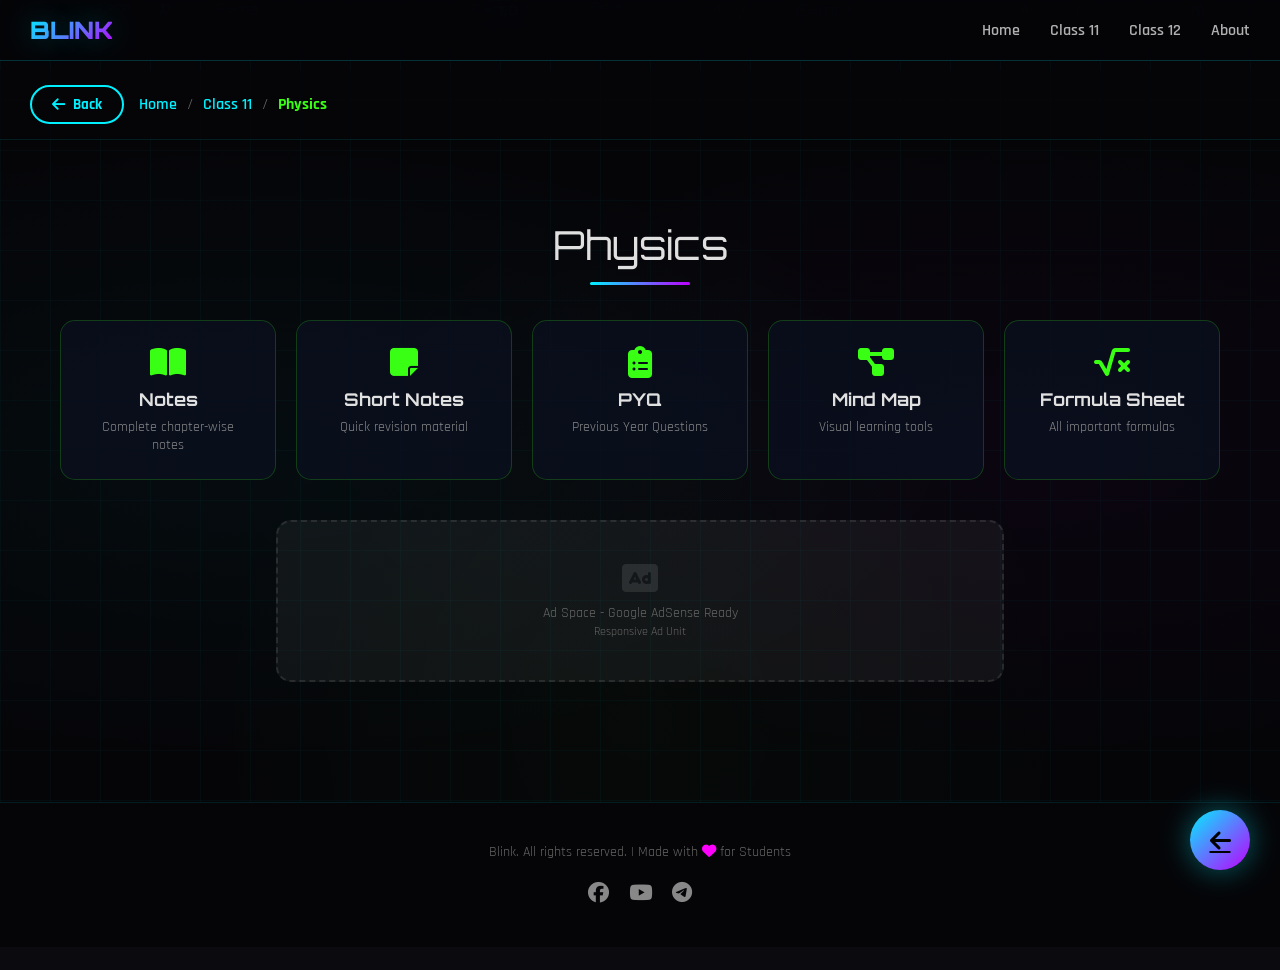
<file: subjects.html>
<!DOCTYPE html>
<html lang="en">
<head>
    <meta charset="UTF-8">
    <meta name="viewport" content="width=device-width, initial-scale=1.0">
    <title>Subject Notes, PYQs, Mind Maps & Formula Sheets | Blink</title>
    <link rel="icon" href="/favicon.png?v=1">
    <meta name="description" content="Free Subject-wise Notes, PYQs, Mind Maps, Formula Sheets and Study Materials for Class 11 & 12, JEE Main, JEE Advanced, NEET, CBSE and WBCHSE.">

<meta name="keywords" content="Physics Notes, Chemistry Notes, Mathematics Notes, Biology Notes, Class 11 Notes, Class 12 Notes, JEE Notes, NEET Notes, PYQ">

<meta name="robots" content="index, follow">

<link rel="canonical" href="https://kunalpore35-gif.github.io/Blink-studynotes/subjects.html">

<meta property="og:title" content="Subject Study Materials | Blink">

<meta property="og:description" content="Free Subject-wise Notes, PYQs, Mind Maps and Formula Sheets.">

<meta property="og:type" content="website">

<meta property="og:url" content="https://kunalpore35-gif.github.io/Blink-studynotes/subjects.html">

<meta property="og:image" content="https://kunalpore35-gif.github.io/Blink-studynotes/favicon.png">
    <link href="https://fonts.googleapis.com/css2?family=Orbitron:wght@400;700;900&family=Rajdhani:wght@300;400;500;600;700&display=swap" rel="stylesheet">
    <link rel="stylesheet" href="https://cdnjs.cloudflare.com/ajax/libs/font-awesome/6.4.0/css/all.min.css">
    <link rel="stylesheet" href="css/style.css">
    <script type="application/ld+json">
{
  "@context":"https://schema.org",
  "@type":"WebPage",
  "name":"Subject Study Materials",
  "url":"https://kunalpore35-gif.github.io/Blink-studynotes/subjects.html",
  "description":"Free Subject-wise Notes, PYQs, Mind Maps and Formula Sheets."
}
    </script>
    <!-- Google tag (gtag.js) -->
<script async src="https://www.googletagmanager.com/gtag/js?id=G-RZ2ZVM58DR"></script>
<script>
  window.dataLayer = window.dataLayer || [];
  function gtag(){dataLayer.push(arguments);}
  gtag('js', new Date());

  gtag('config', 'G-RZ2ZVM58DR');
</script>
</head>
<body data-page="subjects">
    <div class="bg-animation"></div>
    <div class="grid-overlay"></div>
    <div class="floating-particles" id="particles"></div>

    <div class="toast" id="toast">
        <i class="fas fa-check-circle"></i>
        <span id="toast-msg">Download started!</span>
    </div>

    <!-- Navigation -->
    <nav>
        <a href="index.html" class="logo">BLINK</a>
        <ul class="nav-links">
            <li><a href="index.html" data-page="index.html">Home</a></li>
            <li><a href="class11.html" data-page="class11.html">Class 11</a></li>
            <li><a href="class12.html" data-page="class12.html">Class 12</a></li>
            <li><a href="about.html" data-page="about.html">About</a></li>
        </ul>
        <div class="menu-toggle" onclick="toggleMenu()">
            <i class="fas fa-bars"></i>
        </div>
    </nav>

    <!-- Back Bar -->
    <div class="top-back-bar">
        <a class="top-back-btn" id="back-link" href="class11.html">
            <i class="fas fa-arrow-left"></i> Back
        </a>
        <div class="breadcrumb-path">
            <a href="index.html">Home</a>
            <span>/</span>
            <a id="bc-class" href="class11.html">Class 11</a>
            <span>/</span>
            <span class="current" id="bc-current">Physics</span>
        </div>
    </div>

    <!-- SUBJECT CATEGORIES -->
    <section class="section page-content">
        <div class="section-title" id="subject-title">Physics</div>

        <div class="category-grid">
            <a class="category-card" data-category="notes" href="#">
                <i class="fas fa-book-open"></i>
                <h4>Notes</h4>
                <p>Complete chapter-wise notes</p>
            </a>

            <a class="category-card" data-category="short-notes" href="#">
                <i class="fas fa-sticky-note"></i>
                <h4>Short Notes</h4>
                <p>Quick revision material</p>
            </a>

            <a class="category-card" data-category="pyq" href="#">
                <i class="fas fa-clipboard-list"></i>
                <h4>PYQ</h4>
                <p>Previous Year Questions</p>
            </a>

            <a class="category-card" data-category="mind-map" href="#">
                <i class="fas fa-project-diagram"></i>
                <h4>Mind Map</h4>
                <p>Visual learning tools</p>
            </a>

            <a class="category-card" data-category="formula-sheet" id="formula-card" href="#">
                <i class="fas fa-square-root-alt"></i>
                <h4>Formula Sheet</h4>
                <p>All important formulas</p>
            </a>
        </div>

        <div class="ad-placeholder">
            <i class="fas fa-ad"></i>
            <p>Ad Space - Google AdSense Ready<br><small>Responsive Ad Unit</small></p>
        </div>
    </section>

    <!-- Floating Back Button -->
    <div class="back-switch visible">
        <a class="back-btn-floating" id="back-link-float" href="class11.html">
            <i class="fas fa-arrow-left"></i>
            <span class="back-label">Go Back</span>
        </a>
    </div>

    <footer>
        <p> Blink. All rights reserved. | Made with <i class="fas fa-heart" style="color: var(--neon-pink);"></i> for Students</p>
        <div class="social-links">
            <a href="#"><i class="fab fa-facebook"></i></a>
            <a href="#"><i class="fab fa-youtube"></i></a>
            <a href="#"><i class="fab fa-telegram"></i></a>
        </div>
    </footer>

    <script src="js/main.js"></script>
</body>
</html>
</file>
<file: css/style.css>
:root {
    --neon-cyan: #00f0ff;
    --neon-green: #39ff14;
    --neon-purple: #bf00ff;
    --neon-pink: #ff00ff;
    --neon-orange: #ff6b00;
    --neon-yellow: #ffd700;
    --dark-bg: #0a0a0f;
    --darker: #050508;
    --card-bg: rgba(10, 15, 30, 0.8);
    --glass: rgba(255, 255, 255, 0.05);
}

* { margin: 0; padding: 0; box-sizing: border-box; }

body {
    font-family: 'Rajdhani', sans-serif;
    background: var(--dark-bg);
    color: #e0e0e0;
    overflow-x: hidden;
    min-height: 100vh;
}

.bg-animation {
    position: fixed; top: 0; left: 0; width: 100%; height: 100%; z-index: -1;
    background:
        radial-gradient(ellipse at 20% 50%, rgba(0, 240, 255, 0.03) 0%, transparent 50%),
        radial-gradient(ellipse at 80% 50%, rgba(191, 0, 255, 0.03) 0%, transparent 50%),
        radial-gradient(ellipse at 50% 80%, rgba(57, 255, 20, 0.02) 0%, transparent 50%),
        var(--darker);
}

.grid-overlay {
    position: fixed; top: 0; left: 0; width: 100%; height: 100%; z-index: -1;
    background-image:
        linear-gradient(rgba(0, 240, 255, 0.03) 1px, transparent 1px),
        linear-gradient(90deg, rgba(0, 240, 255, 0.03) 1px, transparent 1px);
    background-size: 50px 50px; pointer-events: none;
}

.floating-particles {
    position: fixed; top: 0; left: 0; width: 100%; height: 100%; z-index: -1; pointer-events: none;
}

.particle {
    position: absolute; color: rgba(0, 240, 255, 0.15);
    font-family: 'Orbitron', monospace; font-size: 14px;
    animation: float-particle linear infinite; user-select: none;
}

@keyframes float-particle {
    0% { transform: translateY(100vh) rotate(0deg); opacity: 0; }
    10% { opacity: 1; } 90% { opacity: 1; }
    100% { transform: translateY(-100px) rotate(360deg); opacity: 0; }
}

/* Navigation */
nav {
    position: fixed; top: 0; width: 100%; padding: 15px 30px;
    background: rgba(5, 5, 8, 0.9); backdrop-filter: blur(20px);
    border-bottom: 1px solid rgba(0, 240, 255, 0.2); z-index: 1000;
    display: flex; justify-content: space-between; align-items: center;
}

.logo {
    font-family: 'Orbitron', sans-serif; font-size: 1.5rem; font-weight: 900;
    background: linear-gradient(135deg, var(--neon-cyan), var(--neon-purple));
    -webkit-background-clip: text; -webkit-text-fill-color: transparent;
    text-shadow: 0 0 30px rgba(0, 240, 255, 0.3);
    text-decoration: none;
}

.logo span {
    color: var(--neon-green); -webkit-text-fill-color: var(--neon-green);
}

.nav-links { display: flex; gap: 30px; list-style: none; }

.nav-links a {
    color: #b0b0b0; text-decoration: none; font-weight: 600; font-size: 1rem;
    transition: all 0.3s; position: relative;
}

.nav-links a:hover,
.nav-links a.active {
    color: var(--neon-cyan); text-shadow: 0 0 10px rgba(0, 240, 255, 0.5);
}

.nav-links a::after {
    content: ''; position: absolute; bottom: -5px; left: 0; width: 0; height: 2px;
    background: linear-gradient(90deg, var(--neon-cyan), var(--neon-purple));
    transition: width 0.3s;
}

.nav-links a:hover::after,
.nav-links a.active::after { width: 100%; }

.menu-toggle { display: none; font-size: 1.5rem; color: var(--neon-cyan); cursor: pointer; }

/* Back Button */
.back-switch {
    position: fixed; bottom: 30px; right: 30px; z-index: 999; display: none;
}

.back-switch.visible { display: block; animation: slideInBack 0.4s ease-out; }

@keyframes slideInBack {
    from { transform: translateX(100px); opacity: 0; }
    to { transform: translateX(0); opacity: 1; }
}

.back-btn-floating {
    background: linear-gradient(135deg, var(--neon-cyan), var(--neon-purple));
    color: #000; width: 60px; height: 60px; border-radius: 50%; border: none;
    cursor: pointer; font-size: 1.5rem; display: flex; align-items: center; justify-content: center;
    box-shadow: 0 0 30px rgba(0, 240, 255, 0.4); transition: all 0.3s;
    position: relative; overflow: hidden;
}

.back-btn-floating:hover { transform: scale(1.1); box-shadow: 0 0 50px rgba(0, 240, 255, 0.6); }
.back-btn-floating:active { transform: scale(0.95); }

.back-label {
    position: absolute; right: 70px; top: 50%; transform: translateY(-50%);
    background: var(--card-bg); border: 1px solid var(--neon-cyan);
    padding: 8px 15px; border-radius: 10px; font-size: 0.85rem;
    font-weight: 600; color: var(--neon-cyan); white-space: nowrap;
    opacity: 0; transition: opacity 0.3s; pointer-events: none;
}

.back-btn-floating:hover .back-label { opacity: 1; }

.top-back-bar {
    display: flex; align-items: center; gap: 15px; padding: 15px 30px;
    background: rgba(5, 5, 8, 0.8); border-bottom: 1px solid rgba(0, 240, 255, 0.1);
    margin-top: 70px; animation: slideDown 0.4s ease-out;
}

@keyframes slideDown {
    from { transform: translateY(-20px); opacity: 0; }
    to { transform: translateY(0); opacity: 1; }
}

.top-back-btn {
    background: transparent; border: 2px solid var(--neon-cyan); color: var(--neon-cyan);
    padding: 8px 20px; border-radius: 25px; cursor: pointer;
    font-family: 'Rajdhani', sans-serif; font-weight: 700; font-size: 0.95rem;
    transition: all 0.3s; display: flex; align-items: center; gap: 8px;
    text-decoration: none;
}

.top-back-btn:hover { background: rgba(0, 240, 255, 0.1); box-shadow: 0 0 20px rgba(0, 240, 255, 0.2); }

.breadcrumb-path { display: flex; align-items: center; gap: 10px; flex-wrap: wrap; }
.breadcrumb-path a { color: var(--neon-cyan); text-decoration: none; font-weight: 600; transition: color 0.3s; }
.breadcrumb-path a:hover { color: var(--neon-purple); }
.breadcrumb-path span { color: #666; }
.breadcrumb-path .current { color: var(--neon-green); font-weight: 700; }

/* Hero */
.hero {
    min-height: 100vh; display: flex; flex-direction: column;
    justify-content: center; align-items: center; text-align: center;
    padding: 100px 20px 50px; position: relative;
}

.hero-content { max-width: 900px; animation: fadeInUp 1s ease-out; }

@keyframes fadeInUp {
    from { opacity: 0; transform: translateY(50px); }
    to { opacity: 1; transform: translateY(0); }
}

.hero h1 {
    font-family: 'Orbitron', sans-serif; font-size: 3.5rem; font-weight: 900;
    margin-bottom: 20px; line-height: 1.2;
}

.hero h1 .gradient-text {
    background: linear-gradient(135deg, var(--neon-cyan), var(--neon-purple), var(--neon-pink));
    -webkit-background-clip: text; -webkit-text-fill-color: transparent;
}

.hero p { font-size: 1.3rem; color: #a0a0a0; margin-bottom: 30px; max-width: 600px; margin-left: auto; margin-right: auto; }

.motivation-quote {
    background: var(--glass); border: 1px solid rgba(0, 240, 255, 0.2);
    border-radius: 15px; padding: 20px 30px; margin: 30px auto; max-width: 700px;
    position: relative; overflow: hidden; animation: glowPulse 3s ease-in-out infinite;
}

@keyframes glowPulse {
    0%, 100% { box-shadow: 0 0 10px rgba(0, 240, 255, 0.1); }
    50% { box-shadow: 0 0 30px rgba(0, 240, 255, 0.2); }
}

.motivation-quote::before {
    content: '"'; font-family: 'Orbitron', sans-serif; font-size: 4rem;
    color: rgba(0, 240, 255, 0.2); position: absolute; top: -10px; left: 10px;
}

.motivation-quote p { font-style: italic; color: var(--neon-cyan); font-size: 1.1rem; margin: 0; transition: opacity 0.3s; }
.motivation-quote .author { color: var(--neon-green); font-size: 0.9rem; margin-top: 10px; text-align: right; transition: opacity 0.3s; }

.cta-buttons { display: flex; gap: 20px; justify-content: center; flex-wrap: wrap; margin-top: 40px; }

.btn {
    padding: 15px 40px; border-radius: 50px; font-family: 'Orbitron', sans-serif;
    font-weight: 700; font-size: 1rem; text-decoration: none; transition: all 0.3s;
    cursor: pointer; border: none; position: relative; overflow: hidden;
    display: inline-flex; align-items: center; gap: 10px;
}

.btn-primary {
    background: linear-gradient(135deg, var(--neon-cyan), var(--neon-purple));
    color: #000; box-shadow: 0 0 30px rgba(0, 240, 255, 0.3);
}

.btn-primary:hover { transform: translateY(-3px); box-shadow: 0 0 50px rgba(0, 240, 255, 0.5); }

.btn-secondary {
    background: transparent; color: var(--neon-cyan); border: 2px solid var(--neon-cyan);
    box-shadow: 0 0 20px rgba(0, 240, 255, 0.1);
}

.btn-secondary:hover { background: rgba(0, 240, 255, 0.1); box-shadow: 0 0 30px rgba(0, 240, 255, 0.3); }

.equation-float {
    position: absolute; font-family: 'Orbitron', monospace; font-size: 1.2rem;
    color: rgba(0, 240, 255, 0.1); animation: float-equation 8s ease-in-out infinite; pointer-events: none;
}

@keyframes float-equation {
    0%, 100% { transform: translateY(0) rotate(0deg); }
    50% { transform: translateY(-30px) rotate(5deg); }
}

/* Sections / Page Content */
.section { padding: 80px 20px; max-width: 1200px; margin: 0 auto; }
.page-content { animation: fadeIn 0.6s ease-out; }

@keyframes fadeIn {
    from { opacity: 0; transform: translateY(20px); }
    to { opacity: 1; transform: translateY(0); }
}

.section-title {
    font-family: 'Orbitron', sans-serif; font-size: 2.5rem; text-align: center;
    margin-bottom: 50px; position: relative;
}

.section-title::after {
    content: ''; position: absolute; bottom: -15px; left: 50%; transform: translateX(-50%);
    width: 100px; height: 3px; background: linear-gradient(90deg, var(--neon-cyan), var(--neon-purple));
    border-radius: 3px;
}

.class-cards {
    display: grid; grid-template-columns: repeat(auto-fit, minmax(250px, 1fr));
    gap: 30px; margin-bottom: 60px;
}

.class-card {
    background: var(--card-bg); border: 1px solid rgba(0, 240, 255, 0.2);
    border-radius: 20px; padding: 40px; text-align: center;
    transition: all 0.4s; position: relative; overflow: hidden; cursor: pointer;
    text-decoration: none; color: inherit; display: block;
}

.class-card::before {
    content: ''; position: absolute; top: 0; left: -100%; width: 100%; height: 100%;
    background: linear-gradient(90deg, transparent, rgba(0, 240, 255, 0.1), transparent);
    transition: left 0.5s;
}

.class-card:hover::before { left: 100%; }

.class-card:hover {
    transform: translateY(-10px); border-color: var(--neon-cyan);
    box-shadow: 0 20px 40px rgba(0, 240, 255, 0.1);
}

.class-icon { font-size: 3rem; margin-bottom: 20px; }

.class-card h3 {
    font-family: 'Orbitron', sans-serif; font-size: 1.5rem;
    margin-bottom: 15px; color: var(--neon-cyan);
}

.class-card p { color: #a0a0a0; margin-bottom: 20px; font-size: 0.95rem; }

.class-card .subjects {
    display: flex; gap: 8px; justify-content: center; flex-wrap: wrap;
}

.subject-tag {
    background: rgba(0, 240, 255, 0.1); border: 1px solid rgba(0, 240, 255, 0.3);
    padding: 4px 12px; border-radius: 20px; font-size: 0.8rem; color: var(--neon-cyan);
}

/* Category Grid */
.category-grid {
    display: grid; grid-template-columns: repeat(auto-fit, minmax(180px, 1fr));
    gap: 20px;
}

.category-card {
    background: var(--card-bg); border: 1px solid rgba(57, 255, 20, 0.2);
    border-radius: 15px; padding: 25px; text-align: center;
    transition: all 0.3s; cursor: pointer;
    text-decoration: none; color: inherit; display: block;
}

.category-card:hover {
    border-color: var(--neon-green); box-shadow: 0 10px 30px rgba(57, 255, 20, 0.15);
    transform: translateY(-5px);
}

.category-card i { font-size: 2rem; color: var(--neon-green); margin-bottom: 10px; }
.category-card h4 { font-family: 'Orbitron', sans-serif; font-size: 1.1rem; margin-bottom: 8px; }
.category-card p { font-size: 0.85rem; color: #888; }

/* Exam Cards (NEET/JEE) */
.exam-grid {
    display: grid; grid-template-columns: repeat(auto-fit, minmax(200px, 1fr));
    gap: 20px; margin-top: 30px;
}

.exam-card {
    background: var(--card-bg); border: 1px solid rgba(255, 107, 0, 0.3);
    border-radius: 15px; padding: 25px; text-align: center;
    transition: all 0.3s; cursor: pointer;
    text-decoration: none; color: inherit; display: block;
}

.exam-card:hover {
    border-color: var(--neon-orange); box-shadow: 0 10px 30px rgba(255, 107, 0, 0.2);
    transform: translateY(-5px);
}

.exam-card i { font-size: 2rem; color: var(--neon-orange); margin-bottom: 10px; }
.exam-card h4 { font-family: 'Orbitron', sans-serif; font-size: 1.1rem; margin-bottom: 8px; color: var(--neon-orange); }
.exam-card p { font-size: 0.85rem; color: #888; }

/* File List */
.file-item {
    background: var(--card-bg); border: 1px solid rgba(255, 255, 255, 0.1);
    border-radius: 12px; padding: 20px 25px; margin-bottom: 15px;
    display: flex; justify-content: space-between; align-items: center;
    transition: all 0.3s;
}

.file-item:hover { border-color: var(--neon-cyan); transform: translateX(5px); }

.file-info { display: flex; align-items: center; gap: 15px; }
.file-icon { font-size: 1.5rem; color: var(--neon-cyan); }

.file-details h4 { font-size: 1.1rem; margin-bottom: 5px; }
.file-details span { font-size: 0.85rem; color: #888; }

.download-btn {
    background: linear-gradient(135deg, var(--neon-green), #00cc00);
    color: #000; padding: 10px 25px; border-radius: 25px;
    text-decoration: none; font-weight: 700; font-family: 'Orbitron', sans-serif;
    font-size: 0.85rem; transition: all 0.3s; border: none; cursor: pointer;
}

.download-btn:hover { transform: scale(1.05); box-shadow: 0 0 20px rgba(57, 255, 20, 0.4); }

/* Ad Placeholder */
.ad-placeholder {
    background: var(--glass); border: 2px dashed rgba(255, 255, 255, 0.1);
    border-radius: 15px; padding: 40px; text-align: center;
    margin: 40px auto; max-width: 728px;
}

.ad-placeholder p { color: #666; font-size: 0.9rem; }
.ad-placeholder i { font-size: 2rem; color: rgba(255, 255, 255, 0.1); margin-bottom: 10px; }

/* Footer */
footer {
    background: var(--darker); border-top: 1px solid rgba(0, 240, 255, 0.1);
    padding: 40px 20px; text-align: center;
}

footer p { color: #666; font-size: 0.9rem; }

footer .social-links { display: flex; gap: 20px; justify-content: center; margin-top: 20px; }
footer .social-links a { color: #888; font-size: 1.3rem; transition: color 0.3s; }
footer .social-links a:hover { color: var(--neon-cyan); }

/* Discipline Section */
.discipline-section {
    background: linear-gradient(135deg, rgba(0, 240, 255, 0.05), rgba(191, 0, 255, 0.05));
    border: 1px solid rgba(0, 240, 255, 0.1); border-radius: 20px;
    padding: 40px; margin: 60px auto; max-width: 800px;
    text-align: center; position: relative;
}

.discipline-section::before {
    content: ''; position: absolute; top: -2px; left: -2px; right: -2px; bottom: -2px;
    background: linear-gradient(135deg, var(--neon-cyan), var(--neon-purple), var(--neon-green));
    border-radius: 22px; z-index: -1; opacity: 0.3;
}

.discipline-section h3 {
    font-family: 'Orbitron', sans-serif; font-size: 1.5rem;
    color: var(--neon-cyan); margin-bottom: 20px;
}

.discipline-section .quote-text {
    font-size: 1.2rem; font-style: italic; color: #e0e0e0; line-height: 1.8;
}

.discipline-section .quote-author { color: var(--neon-green); margin-top: 15px; font-weight: 600; }

/* Responsive */
@media (max-width: 768px) {
    .hero h1 { font-size: 2rem; }
    .nav-links { display: none; }
    .menu-toggle { display: block; }
    .cta-buttons { flex-direction: column; align-items: center; }
    .btn { width: 100%; max-width: 300px; justify-content: center; }
    .section-title { font-size: 1.8rem; }
    .back-btn-floating { width: 50px; height: 50px; font-size: 1.2rem; }
    .back-label { display: none; }
    .top-back-bar { padding: 10px 15px; flex-wrap: wrap; }
    .class-cards { grid-template-columns: 1fr; }
    .category-grid { grid-template-columns: repeat(2, 1fr); }
    .exam-grid { grid-template-columns: 1fr; }
}

/* Scrollbar */
::-webkit-scrollbar { width: 8px; }
::-webkit-scrollbar-track { background: var(--darker); }
::-webkit-scrollbar-thumb { background: linear-gradient(var(--neon-cyan), var(--neon-purple)); border-radius: 4px; }

/* Toast */
.toast {
    position: fixed; top: 100px; right: 30px;
    background: var(--card-bg); border: 1px solid var(--neon-green);
    border-radius: 12px; padding: 15px 25px; z-index: 1001;
    transform: translateX(400px); transition: transform 0.4s ease-out;
    display: flex; align-items: center; gap: 10px;
}

.toast.show { transform: translateX(0); }
.toast i { color: var(--neon-green); font-size: 1.2rem; }
.toast span { font-weight: 600; color: var(--neon-green); }


/* PDF Viewer Modal */
.pdf-modal {
    position: fixed; top: 0; left: 0; width: 100%; height: 100%;
    background: rgba(0, 0, 0, 0.95); z-index: 2000;
    display: none; justify-content: center; align-items: center;
    flex-direction: column; padding: 20px;
}

.pdf-modal.active { display: flex; }

.pdf-modal-header {
    display: flex; justify-content: space-between; align-items: center;
    width: 100%; max-width: 1000px; margin-bottom: 10px;
}

.pdf-modal-title {
    font-family: 'Orbitron', sans-serif; color: var(--neon-cyan);
    font-size: 1.2rem;
}

.pdf-modal-close {
    background: transparent; border: 2px solid var(--neon-pink);
    color: var(--neon-pink); padding: 8px 20px; border-radius: 25px;
    font-family: 'Rajdhani', sans-serif; font-weight: 700; font-size: 1rem;
    cursor: pointer; transition: all 0.3s;
}

.pdf-modal-close:hover {
    background: rgba(255, 0, 255, 0.1); box-shadow: 0 0 20px rgba(255, 0, 255, 0.3);
}

.pdf-viewer-frame {
    width: 100%; max-width: 1000px; height: 85vh;
    border: 2px solid rgba(0, 240, 255, 0.3); border-radius: 15px;
    background: var(--darker);
}


/* ===== FILE ACTIONS (View + Download buttons side by side) ===== */
.file-actions {
    display: flex;
    gap: 12px;
    align-items: center;
    flex-shrink: 0;
}

.view-btn, .download-btn {
    padding: 12px 24px;
    border-radius: 50px;
    font-family: 'Orbitron', sans-serif;
    font-weight: 700;
    font-size: 0.85rem;
    border: none;
    cursor: pointer;
    transition: all 0.3s ease;
    display: inline-flex;
    align-items: center;
    gap: 8px;
    white-space: nowrap;
}

.view-btn {
    background: linear-gradient(135deg, var(--neon-cyan), var(--neon-purple));
    color: #000;
    box-shadow: 0 0 20px rgba(0, 240, 255, 0.2);
}

.view-btn:hover {
    transform: translateY(-2px) scale(1.05);
    box-shadow: 0 0 30px rgba(0, 240, 255, 0.4);
}

.download-btn {
    background: linear-gradient(135deg, var(--neon-green), #00cc00);
    color: #000;
    box-shadow: 0 0 20px rgba(57, 255, 20, 0.2);
}

.download-btn:hover {
    transform: translateY(-2px) scale(1.05);
    box-shadow: 0 0 30px rgba(57, 255, 20, 0.4);
}

/* Mobile responsive for buttons */
@media (max-width: 768px) {
    .file-actions {
        gap: 8px;
    }
    .view-btn, .download-btn {
        padding: 10px 16px;
        font-size: 0.75rem;
    }
}

/* ===== PDF VIEWER MODAL (Professional) ===== */
.pdf-modal {
    position: fixed;
    top: 0;
    left: 0;
    width: 100%;
    height: 100%;
    background: rgba(5, 5, 8, 0.98);
    z-index: 2000;
    display: none;
    flex-direction: column;
    animation: modalFadeIn 0.3s ease-out;
}

.pdf-modal.active {
    display: flex;
}

@keyframes modalFadeIn {
    from { opacity: 0; }
    to { opacity: 1; }
}

.pdf-modal-header {
    display: flex;
    justify-content: space-between;
    align-items: center;
    padding: 15px 25px;
    background: rgba(10, 15, 30, 0.9);
    border-bottom: 1px solid rgba(0, 240, 255, 0.2);
    backdrop-filter: blur(20px);
}

.pdf-modal-title {
    font-family: 'Orbitron', sans-serif;
    color: var(--neon-cyan);
    font-size: 1.1rem;
    font-weight: 700;
}

.pdf-modal-close {
    background: transparent;
    border: 2px solid var(--neon-pink);
    color: var(--neon-pink);
    padding: 8px 20px;
    border-radius: 25px;
    font-family: 'Rajdhani', sans-serif;
    font-weight: 700;
    font-size: 0.9rem;
    cursor: pointer;
    transition: all 0.3s;
    display: flex;
    align-items: center;
    gap: 6px;
}

.pdf-modal-close:hover {
    background: rgba(255, 0, 255, 0.1);
    box-shadow: 0 0 20px rgba(255, 0, 255, 0.3);
    transf
    .sr-only {
    position: absolute;
    width: 1px;
    height: 1px;
    padding: 0;
    margin: -1px;
    overflow: hidden;
    clip: rect(0, 0, 0, 0);
    white-space: nowrap;
    border: 0;
    }
</file>
